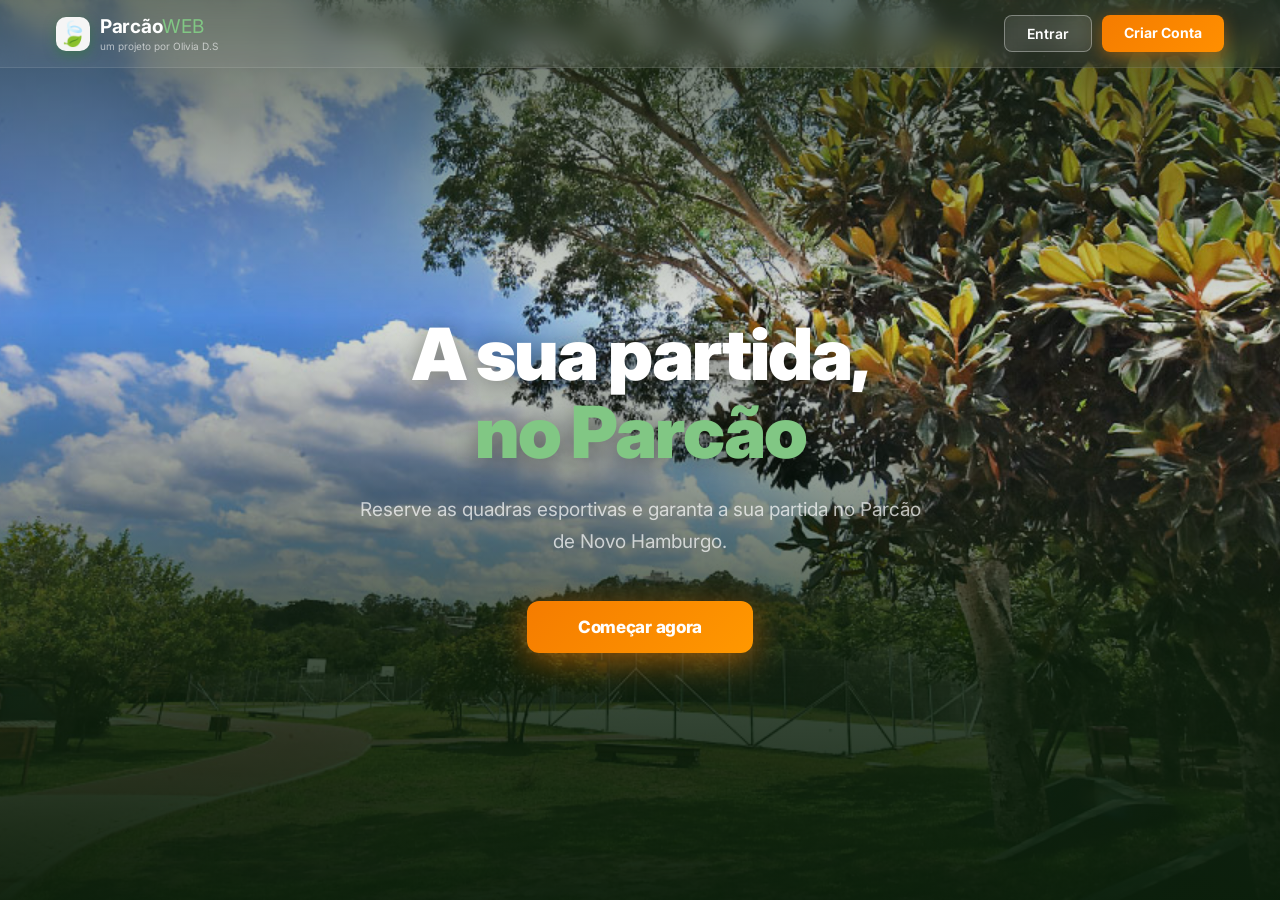
<file: index.html>
<!DOCTYPE html>
<html lang="pt-BR">
<head>
  <meta charset="UTF-8">
  <meta name="viewport" content="width=device-width, initial-scale=1.0">
  <title>Parcão WEB - Reserve Quadras Esportivas</title>
  <link rel="stylesheet" href="style.css">
</head>
<body>
  <div class="landing">
    <!-- background style --> 
    <div class="land-bg" style="background-image: url('images/header_img.jpg');"></div>
    <div class="land-overlay"></div>
    
    <!-- landing content -->
    <div class="land-content">
      <!-- nav bar -->
      <nav class="land-nav">
        <div class="logo-row">
          <div class="logo-box">
            <span style="font-size: 24px;">🍃</span>          
          </div>
          <div style="display: flex; flex-direction: column;">
            <span class="logo-txt"> Parcão<span class="logo-sub">WEB </span></span>
            <span style="font-size: 10px; color: rgba(255,255,255,0.6); margin-top: 2px;">um projeto por Olivia D.S</span>
          </div>
        </div>
        <div class="land-nav-btns">
          <a href="login.html" class="button-ghost">Entrar</a>
          <a href="login.html?tab=register" class="button-orange">Criar Conta</a>
        </div>
      </nav>

      <section class="land-body">
        <h1 class="land-h1">A sua partida,<br><span class="land-h1-green">no Parcão</span></h1>
        <p class="land-desc">Reserve as quadras esportivas e garanta a sua partida no Parcão de Novo Hamburgo.</p>
          <a href="login.html?tab=register" class="button-orange-lg">Começar agora</a>
      </section>
    </div>
  </div>
</body>
</html>
</file>
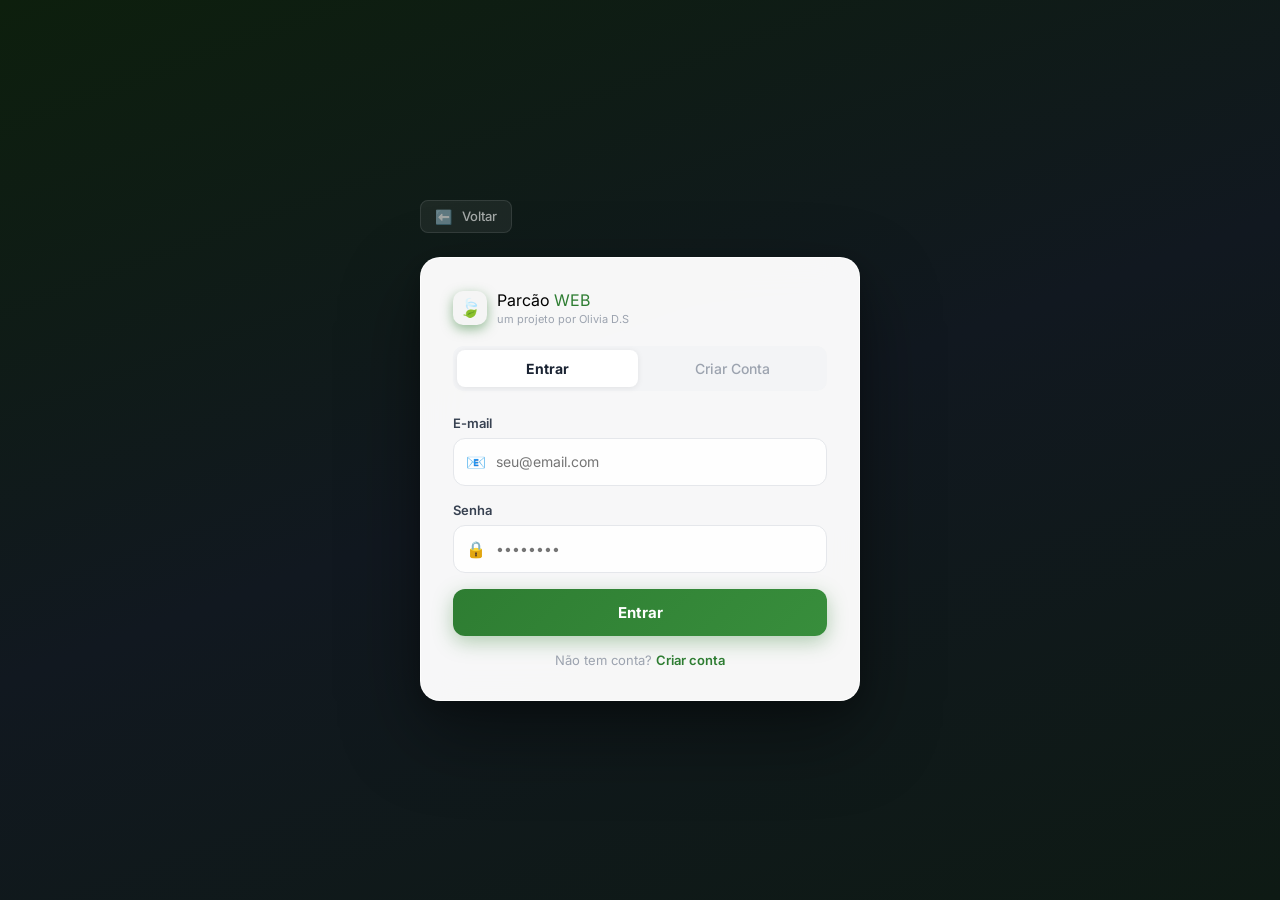
<file: dashboard.html>
<!DOCTYPE html>
<html lang="pt-BR">
<head>
  <meta charset="UTF-8">
  <meta name="viewport" content="width=device-width, initial-scale=1.0">
  <title>Parcão WEB - Quadras</title>
  <link rel="stylesheet" href="style.css">
  <script src="script.js"></script>

</head>
<body>
  <div class="container-wrap">
    
    <!-- SIDEBAR -->
    <aside class="sidebar">
      <div class="sidebar-logo">
        <div class="logo-box">
          <span style="font-size: 18px;">🍃</span>
        </div>
        <div style="display: flex; flex-direction: column;">
          <span class="logo-txt">Parcão <span class="logo-sub">WEB</span></span>
          <span style="font-size: 10px; color: rgba(255,255,255,.45); margin-top: 2px;">um projeto por Olivia D.S</span>
        </div>
      </div>
      
      <div class="sidebar-user">
        <div class="sidebar-user-avatar" id="user-avatar"></div>
        <div>
          <div class="sidebar-user-name" id="user-fullname">Carregando...</div>
          <div class="sidebar-profile">Ver perfil</div>
        </div>
      </div>
      
      <nav class="sidebar-nav">
        <div class="sidebar-nav-label">Menu</div>
        <a href="dashboard.html" class="sidebar-page active">
          <span style="font-size: 20px;">🏟️</span>
          <span>Quadras</span>
        </a>
        <a href="minhas-reservas.html" class="sidebar-page">
          <span style="font-size: 20px;">📅</span>
          <span>Minhas Reservas</span>
        </a>
      </nav>
      
      <div class="sidebar-bottom">
        <button class="sidebar-logout" onclick="logout()">
          <span style="font-size: 18px;">🚪</span>
          <span>Sair</span>
        </button>
      </div>
    </aside>

    <!-- Mobile -->
    <div class="main">
      <header class="main-topbar">
        <div class="main-logo">
            <span style="font-size: 14px;">🍃</span>
          <div style="display: flex; flex-direction: column;">
            <span class="main-logo-txt">Parcão <span style="color:#2E7D32">WEB</span></span>
            <span style="font-size: 9px; color: #9CA3AF; margin-top: 1px;">um projeto por Olivia D.S</span>
          </div>
        </div>
      </header>

      <main class="page-wrap">
        <div class="dash">
          <div class="page-header">
            <h1 class="page-title">Olá, <span id="users-name">Jogador</span>! 👋</h1>
            <p class="page-subtitle">Veja o estado das quadras agora e faça sua reserva.</p>
          </div>
          <div class="court-grid" id="court-grid"></div> 
        </div>
      </main>

      <nav class="main-nav">
        <a href="dashboard.html" class="main-nav-button active">
          <span style="font-size: 20px;">🏟️</span>
          <span>Quadras</span>
        </a>
        <a href="minhas-reservas.html" class="main-nav-button">
          <span style="font-size: 20px;">📅</span>
          <span>Minhas Reservas</span>
        </a>
        <button onclick="logout()" class="main-nav-button">
          <span style="font-size: 20px;">🚪</span>
          <span>Sair</span>
        </button>
      </nav>
    </div>
  </div>

</body>
</html>
</file>
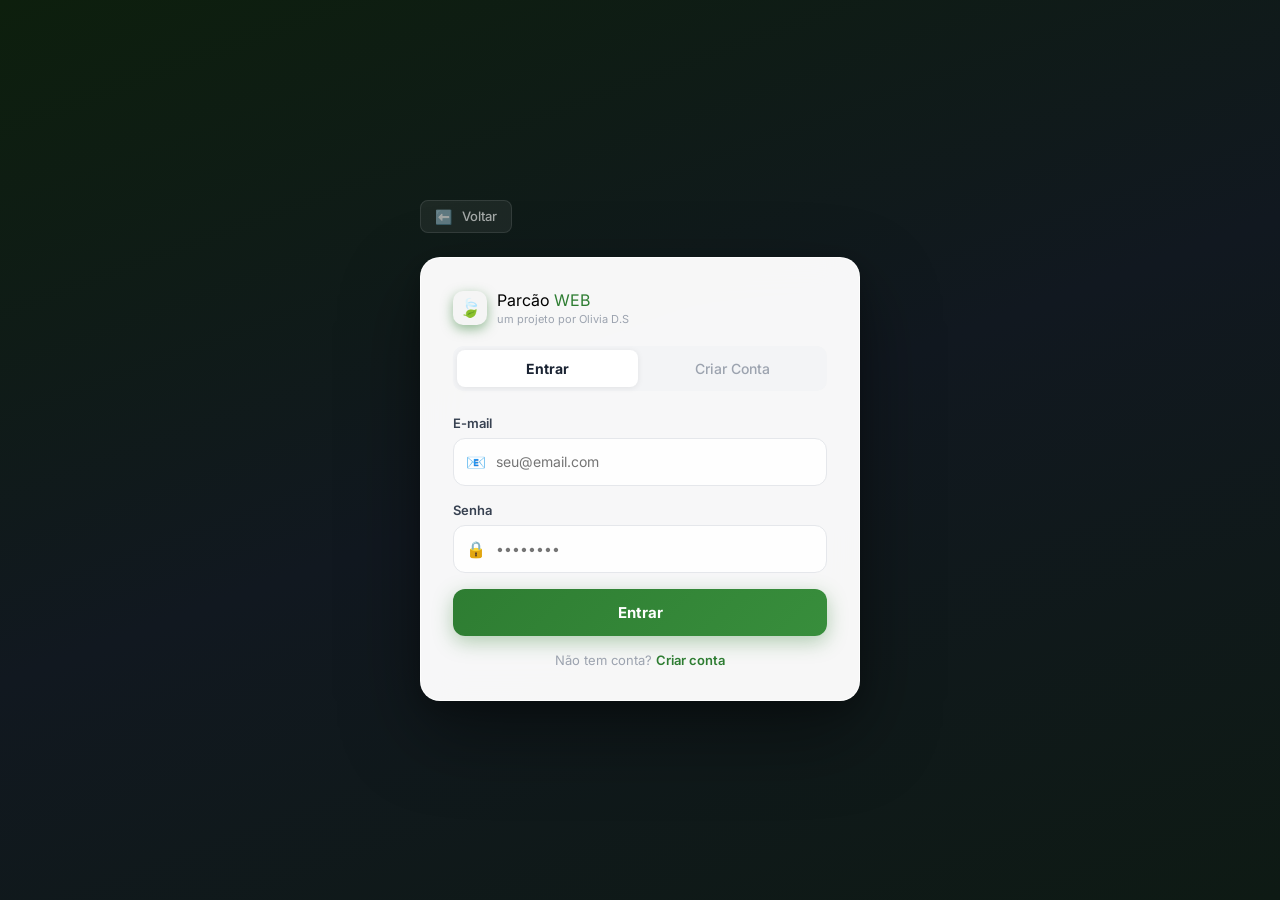
<file: login.html>
<!DOCTYPE html>
<html lang="pt-BR">
<head>
  <meta charset="UTF-8">
  <meta name="viewport" content="width=device-width, initial-scale=1.0">
  <title>Parcão WEB - Acesso</title>
  <link rel="stylesheet" href="style.css">
  <script src="script.js"></script>

</head>
<body>
  <div class="login-page">
    
    <div class="login-page-box">
      <a href="index.html" class="button-back">
        <span style="font-size: 14px; margin-right: 4px;">⬅️</span> Voltar
      </a>
      
      <div class="login-page-card">
        <div class="login-page-header">
          <div class="logo-row" style="margin-bottom:20px">
            <div class="logo-box">
              <span style="font-size: 18px;">🍃</span>
            </div>
            <div style="display: flex; flex-direction: column;">
              <span>Parcão <span style="color:#2E7D32;font-weight:400">WEB</span></span>
              <span style="font-size: 11px; color: #9CA3AF; margin-top: 2px;">um projeto por Olivia D.S</span>
            </div>
          </div>
          
          <div class="login-page-header-log">
            <button type="button" class="login-page-header-button" id="tab-login-button">Entrar</button>
            <button type="button" class="login-page-header-button" id="tab-register-button">Criar Conta</button>
          </div>
        </div>
        
        <div class="login-page-body">
          <form id="form-login">
            <div class="login-page-container">
              <label>E-mail</label>
              <div class="login-page-input-wrapper">
                <span style="position: absolute; left: 13px; pointer-events: none; font-size: 16px;">📧</span>
                <input type="email" id="login-email" placeholder="seu@email.com" required/>
              </div>
            </div>
            <div class="login-page-container">
              <label>Senha</label>
              <div class="login-page-input-wrapper">
                <span style="position: absolute; left: 13px; pointer-events: none; font-size: 16px;">🔒</span>
                <input type="password" id="login-password" placeholder="••••••••" required/>
              </div>
            </div>
            <button type="submit" class="green-button" id="li-submit">Entrar</button>
            <p class="login-page-card-footer">Não tem conta? <a href="login.html?tab=register" class="button-link">Criar conta</a></p>
          </form>

          <form id="form-register" style="display:none;">
            <div class="login-page-container">
              <label>Nome completo</label>
              <div class="login-page-input-wrapper">
                <span style="position: absolute; left: 13px; pointer-events: none; font-size: 16px;">👤</span>
                <input type="text" id="register-name" placeholder="Felipe Schneider" required/>
              </div>
            </div>
            <div class="login-page-container">
              <label>E-mail</label>
              <div class="login-page-input-wrapper">
                <span style="position: absolute; left: 13px; pointer-events: none; font-size: 16px;">📧</span>
                <input type="email" id="register-email" placeholder="seu@email.com" required/>
              </div>
            </div>
            <div class="login-page-container">
              <label>Senha</label>
              <div class="login-page-input-wrapper">
                <span style="position: absolute; left: 13px; pointer-events: none; font-size: 16px;">🔒</span>
                <input type="password" id="register-password" placeholder="Mínimo 6 caracteres" required/>
              </div>
            </div>
            <button type="submit" class="button-orange-full" id="rg-submit">Criar Conta</button>
            <p class="login-page-card-footer">Já tem conta? <a href="login.html" class="button-link">Entrar</a></p>
          </form>
        </div>
      </div>
    </div>
  </div>
</body>
</html>
</file>
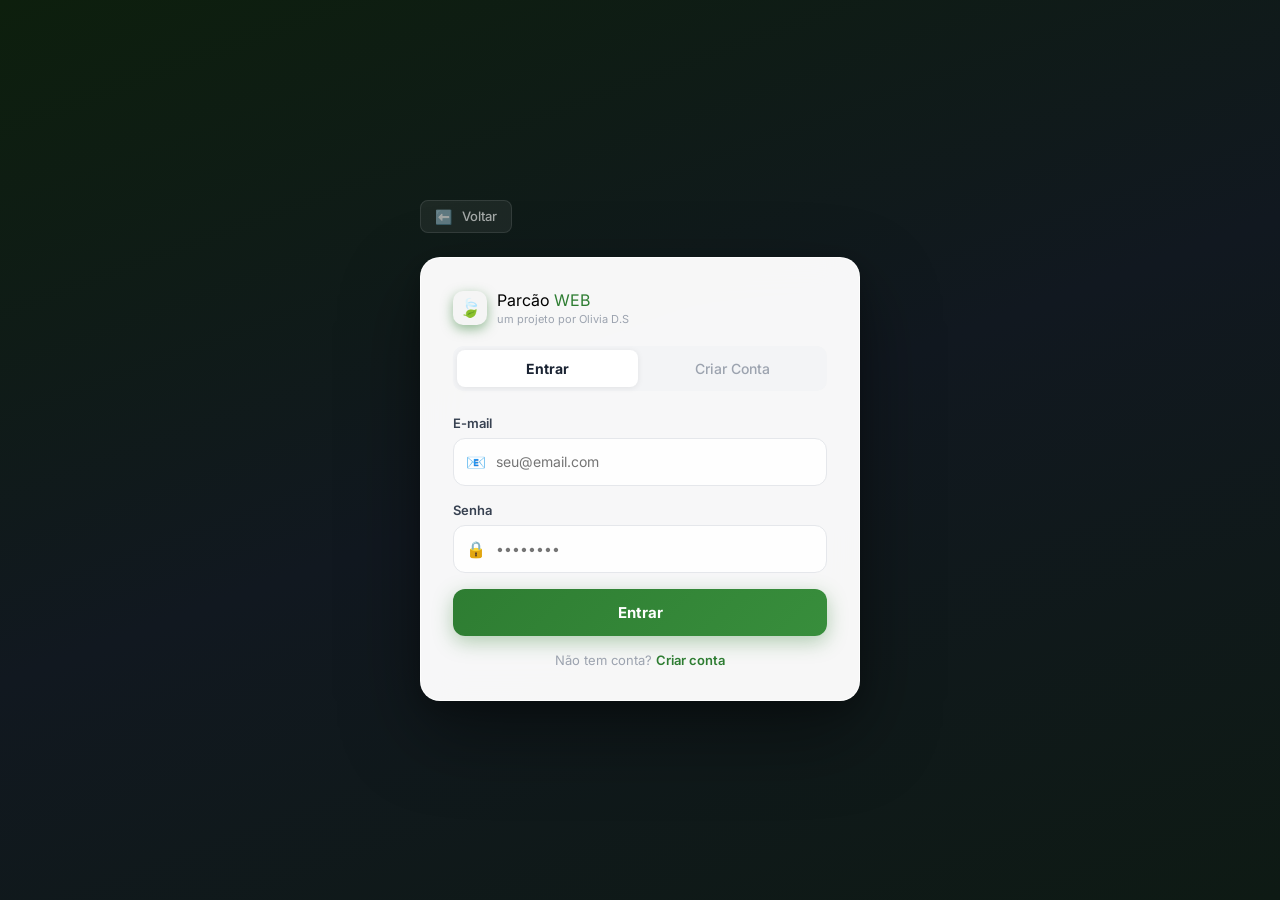
<file: minhas-reservas.html>
<!DOCTYPE html>
<html lang="pt-BR">
<head>
  <meta charset="UTF-8">
  <meta name="viewport" content="width=device-width, initial-scale=1.0">
  <title>Parcão WEB - Minhas Reservas</title>
  <link rel="stylesheet" href="style.css">
  <script src="script.js"></script>

</head>
<body>
  <div class="container-wrap">
    
    <aside class="sidebar">
      <div class="sidebar-logo">
        <div class="logo-box">
          <span style="font-size: 18px;">🍃</span>
        </div>
        <div style="display: flex; flex-direction: column;">
          <span class="logo-txt">Parcão <span class="logo-sub">WEB</span></span>
          <span style="font-size: 10px; color: rgba(255,255,255,.45); margin-top: 2px;">um projeto por Olivia D.S</span>
        </div>
      </div>
      
      <div class="sidebar-user">
        <div class="sidebar-user-avatar" id="user-avatar"></div>
        <div>
          <div class="sidebar-user-name" id="user-fullname">Carregando...</div>
          <div class="sidebar-profile">Ver perfil</div>
        </div>
      </div>
      
      <nav class="sidebar-nav">
        <div class="sidebar-nav-label">Menu</div>
        <a href="dashboard.html" class="sidebar-page">
          <span style="font-size: 20px;">🏟️</span>
          <span>Quadras</span>
        </a>
        <a href="minhas-reservas.html" class="sidebar-page active">
          <span style="font-size: 20px;">📅</span>
          <span>Minhas Reservas</span>
        </a>
      </nav>
      
      <div class="sidebar-bottom">
        <button class="sidebar-logout" onclick="logout()">
          <span style="font-size: 18px;">🚪</span>
          <span>Sair</span>
        </button>
      </div>
    </aside>

    <div class="main">
      <header class="main-topbar">
        <div class="main-logo">
          <div class="logo-box-sm">
            <span style="font-size: 14px;">🍃</span>
          </div>
          <div style="display: flex; flex-direction: column;">
            <span class="main-logo-txt">Parcão <span style="color:#2E7D32">WEB</span></span>
            <span style="font-size: 9px; color: #9CA3AF; margin-top: 1px;">um projeto por Olivia D.S</span>
          </div>
        </div>
      </header>

      <main class="page-wrap"> 
        <div class="myreservation-page">
          <div class="page-header">
            <h1 class="page-title">Minhas Reservas</h1>
            <p class="page-subtitle">Gerencie suas reservas ativas e veja seu histórico no Parcão.</p>
          </div>
          <div id="lista-reservas" class="myreservation-container"></div>
        </div>
      </main>

      <nav class="main-nav">
        <a href="dashboard.html" class="main-nav-button">
          <span style="font-size: 20px;">🏟️</span>
          <span>Quadras</span>
        </a>
        <a href="minhas-reservas.html" class="main-nav-button active">
          <span style="font-size: 20px;">📅</span>
          <span>Minhas Reservas</span>
        </a>
        <button onclick="logout()" class="main-nav-button">
          <span style="font-size: 20px;">🚪</span>
          <span>Sair</span>
        </button>
      </nav>
    </div>
  </div>


</body>
</html>
</file>
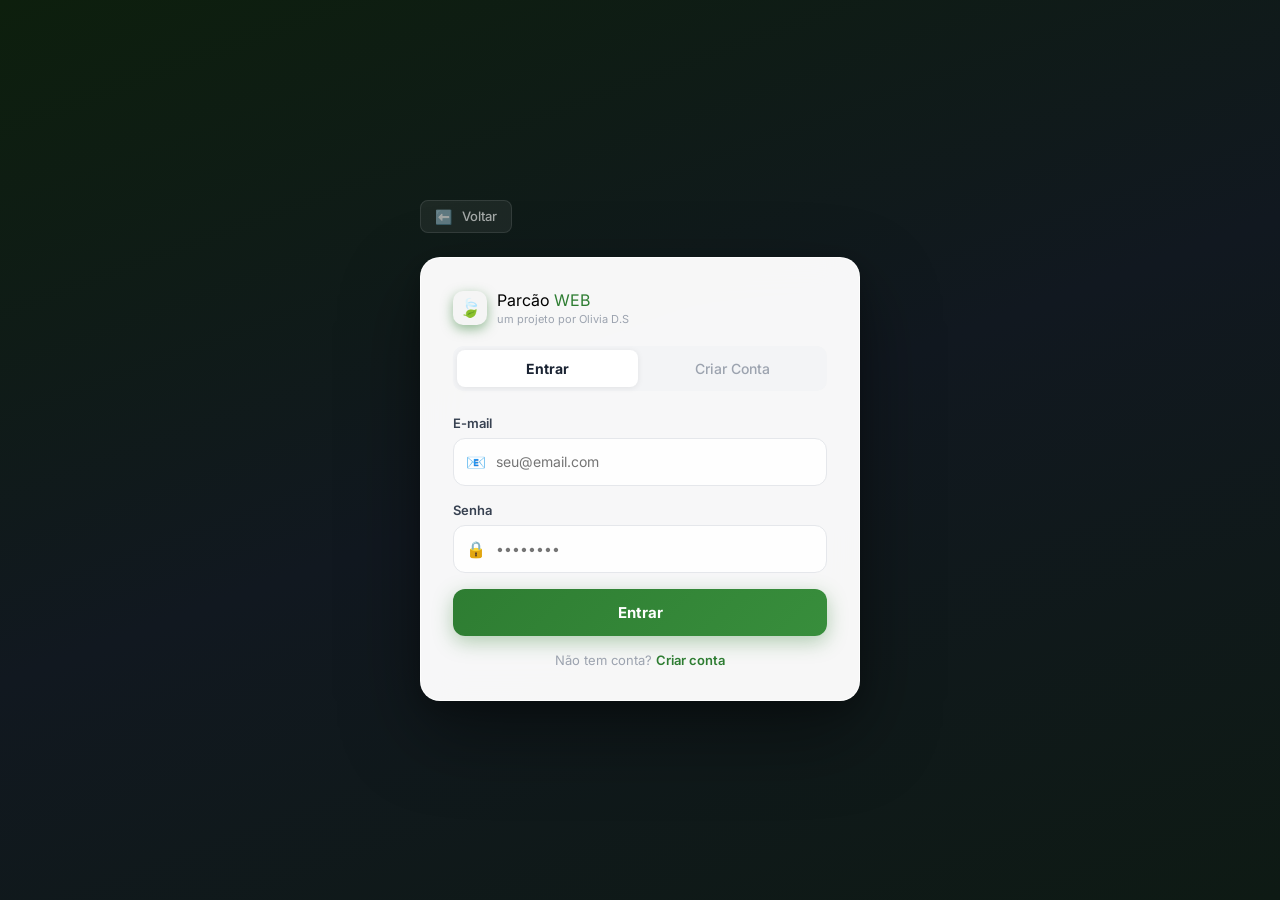
<file: reserva.html>
<!DOCTYPE html>
<html lang="pt-BR">
<head>
  <meta charset="UTF-8">
  <meta name="viewport" content="width=device-width, initial-scale=1.0">
  <title>Parcão WEB - Reservar Quadra</title>
  <link rel="stylesheet" href="style.css">
  <script src="script.js"></script> 
</head>
<body style="background: #F4F6F8;">
  
  <div class="reservation-page">
    <a href="dashboard.html" class="button-back-dark">
      <span style="font-size: 14px; margin-right: 4px;">⬅️</span> Voltar
    </a>
    
    <h1 class="page-title">Reservar <span id="nome-quadra-reserva" style="color: #2E7D32;">Quadra</span></h1>
    <p class="page-subtitle">Preencha os detalhes abaixo para garantir o seu horário no Parcão.</p>
    
    <form id="form-reserve" style="margin-top: 24px;">

      <div class="reservation-form-container">
        <div class="reservation-title">
          <div class="reservation-icon" style="background:rgba(46,125,50,.1)">
            <span style="font-size: 15px;">🕒</span>
          </div>
          Duração da reserva
        </div>
        <div class="reservation-duration-grid" id="reservation-duration-grid">
          <button type="button" class="reservation-duration-button" data-val="0.5">30 min</button>
          <button type="button" class="reservation-duration-button on" data-val="1">1 hora</button>
          <button type="button" class="reservation-duration-button" data-val="1.5">1h 30min</button>
          <button type="button" class="reservation-duration-button" data-val="2">2 horas</button>
        </div>
        <input type="hidden" id="reserv-duration" value="1">
      </div>
      <div class="reservation-form-container">
        <div class="reservation-title">
          <div class="reservation-icon" style="background:rgba(21,101,192,.1)">
            <span style="font-size: 15px;">👥</span>
          </div>
          Jogadores
        </div>
        <div class="reservation-toggle-row">
          <div class="reservation-toggle-row-info"><span style="font-size:22px">⚽</span>
            <div><div class="reservation-toggle-label">Tenho bola</div><div class="reservation-toggle-subtitle">Você leva a bola para a partida</div></div>
          </div>
          <div class="reservation-toggle" id="reservation-toggle-bola"><div class="reservation-toggle-k"></div></div>
          <input type="checkbox" id="reserv-ball" style="display:none;" />
        </div>
        <div class="reservation-toggle-row">
          <div class="reservation-toggle-row-info">
            <div><div class="reservation-toggle-label">Pessoas comigo</div><div class="reservation-toggle-subtitle">Além de você — total: <span id="total-pessoas">1 pessoa</span></div></div>
          </div>
          <div class="reservation-stepper">
            <button type="button" class="reservation-stepper-button" id="button-players-dec">
              <span style="font-size: 14px;">➖</span>
            </button>
            <span class="reservation-stepper-value" id="val-pessoas">0</span>
            <button type="button" class="reservation-stepper-button" id="button-players-inc">
              <span style="font-size: 16px;">➕</span>
            </button>
            <input type="hidden" id="reserv-people" value="0">
          </div>
        </div>
      </div>

      <div class="reservation-form-container">
        <div class="reservation-toggle-row" id="reservation-toggle-row-more" style="margin-bottom: 0;">
          <div class="reservation-toggle-row-info">
            <div class="reservation-icon" style="background:#FFF3E0">
              <span style="font-size: 15px;">👥</span>
            </div>
            <div><div class="reservation-toggle-label">Aceitar mais jogadores?</div><div class="reservation-toggle-subtitle">Permitir que outros entrem na partida</div></div>
          </div>
          <div class="reservation-toggle" id="reservation-toggle-more"><div class="reservation-toggle-k"></div></div>
          <input type="checkbox" id="reserv-more" style="display:none;" />
        </div>
        <div class="reservation-toggle-more" id="more-sec" style="display: none;">
          <div class="reservation-toggle-row" style="background:#FFF8F0;border:1.5px solid #FDE68A">
            <div><div class="reservation-toggle-label" style="color:#92400E">Máximo de jogadores</div><div class="reservation-toggle-subtitle" style="color:#D97706">Incluindo você e seu grupo</div></div>
            <div class="reservation-stepper">
              <button type="button" class="reservation-stepper-button" id="button-maxpeople-dec"><span style="font-size: 14px;">➖</span></button>
              <span class="reservation-stepper-value" id="val-max-pessoas">5</span>
              <button type="button" class="reservation-stepper-button" id="button-maxpeople-inc"><span style="font-size: 16px;">➕</span></button>
              <input type="hidden" id="reserv-max-people" value="5">
            </div>
          </div>
          <div class="login-page-container" style="margin-top: 12px;">
            <label class="reservation-message-label">
              <span style="font-size: 14px; margin-right: 4px;">💬</span> Mensagem <span style="color:#9CA3AF;font-weight:400">(opcional)</span>
            </label>
            <textarea id="reserv-invite-text" class="reservation-message-textarea" placeholder="Ex: Vem jogar! Nível iniciante, todos bem-vindos 🏀" maxlength="200"></textarea>
            <div class="reservation-message-textarea-container" id="reservation-message-textarea-container">0/200</div>
          </div>
          <label class="reservation-mail-label" id="reservation-mail-label">
            <input type="checkbox" id="reserv-mail" />
            <div class="reservation-mail-content">
              <div class="reservation-mail-title"><span style="font-size: 16px; margin-right: 4px;">📱</span> Notificar via E-mail</div>
              <p>Outros usuários receberão uma notificação sobre esta vaga.</p>
            </div>
          </label>
        </div>
      </div>

      <button type="submit" class="green-button button-lg" id="res-submit" style="margin-top: 24px;">
        Confirmar Reserva ✓
      </button>
    </form>
  </div>


</body>
</html>
</file>
<file: style.css>
@import url('https://fonts.googleapis.com/css2?family=Inter:wght@300;400;500;600;700;800;900&display=swap');

/* reload reset */
*, *::before, *::after { 
    box-sizing: border-box; 
    margin: 0; 
    padding: 0; 
}
html, body, #parcao-root { 
    min-height: 100%; 
    font-family: 'Inter', sans-serif; 
}
body { 
    background: #F4F6F8; 
}
button { 
    cursor: pointer; 
    font-family: inherit; 
}
input, textarea, select { 
    font-family: inherit; 
}
img { 
    display: block; 
}
a { 
    text-decoration: none; 
    color: inherit; 
}

/* GENERAL LOGO */

.logo-row { 
    display: flex; 
    align-items: center; 
    gap: 10px; 
}

.logo-box { 
    width: 34px; 
    height: 34px; 
    border-radius: 10px; 
    background: whitesmoke;
    display: flex; 
    align-items: center; 
    justify-content: center; 
    box-shadow: 0 4px 12px rgba(46,125,50,.5); 
    flex-shrink: 0; 
}

.logo-txt { 
    color: #fff; 
    font-size: 19px; 
    font-weight: 700; 
    letter-spacing: -.3px; 
}

.logo-sub { 
    color: #81C784; 
    font-weight: 400; 
}



/* ICONS */ 

.icon {
    display: inline-block;
    background-color: currentColor; 
    -webkit-mask-size: contain; 
    mask-size: contain;
    -webkit-mask-repeat: no-repeat; 
    mask-repeat: no-repeat;
    -webkit-mask-position: center; 
    mask-position: center;
    flex-shrink: 0;
}

.main-icon {
    display: inline-block;
    background-size: contain;
    background-repeat: no-repeat;
    background-position: center;
    flex-shrink: 0;
}

.icon-14 { 
    width: 14px; 
    height: 14px; 
}
.icon-15 { 
    width: 15px; 
    height: 15px; 
}
.icon-16 { 
    width: 16px; 
    height: 16px; 
}
.icon-18 { 
    width: 18px; 
    height: 18px; 
}
.icon-20 { 
    width: 20px; 
    height: 20px; 
}
.icon-24 { 
    width: 24px; 
    height: 24px; 
}
.icon-32 { 
    width: 32px; 
    height: 32px; 
}



/* BOTÕES  */
.button-ghost { 
    padding: 9px 22px; 
    border-radius: 8px; 
    border: 1.5px solid rgba(255,255,255,.35); 
    background: rgba(255,255,255,.08); 
    color: #fff; 
    font-size: 14px; 
    font-weight: 600; 
    backdrop-filter: blur(8px); 
    transition: all 0.2s; 
}
.button-ghost:hover { 
    background: rgba(255,255,255,.18); 
}
.button-orange { 
    padding: 9px 22px; 
    border-radius: 8px; 
    border: none; 
    background: linear-gradient(135deg, #F57C00, #FF8F00); 
    color: #fff; 
    font-size: 14px; 
    font-weight: 700; 
    box-shadow: 0 4px 16px rgba(245,124,0,.45); 
    transition: transform 0.2s; 
}
.button-orange:hover { 
    transform: translateY(-1px); 
}
.button-orange-lg { 
    display: inline-flex; 
    align-items: center; 
    justify-content: center; 
    gap: 8px; 
    padding: 16px clamp(28px, 4vw, 52px); 
    border-radius: 12px; 
    border: none; 
    background: linear-gradient(135deg, #F57C00, #FF9800); 
    color: #fff; 
    font-size: 17px; 
    font-weight: 800; 
    letter-spacing: -.3px; 
    box-shadow: 0 8px 32px rgba(245,124,0,.55); 
    transition: transform 0.2s; 
}
.button-orange-lg:hover { 
    transform: translateY(-2px); 
}
.button-ghost-lg { 
    display: inline-flex; 
    align-items: center; 
    justify-content: center; 
    padding: 16px clamp(28px, 4vw, 52px); 
    border-radius: 12px; 
    border: 1.5px solid rgba(255,255,255,.35); 
    background: rgba(255,255,255,.08); 
    color: #fff; 
    font-size: 17px; 
    font-weight: 700; 
    letter-spacing: -.3px; 
    backdrop-filter: blur(12px); 
    transition: all 0.2s; 
}
.button-ghost-lg:hover { 
    background: rgba(255,255,255,.18); 
}
.green-button { 
    width: 100%; 
    padding: 14px; 
    border-radius: 12px; 
    border: none; 
    background: linear-gradient(135deg, #2E7D32, #388E3C); 
    color: #fff; 
    font-size: 15px; 
    font-weight: 700; 
    display: inline-flex; 
    align-items: center; 
    justify-content: center; 
    gap: 7px; 
    box-shadow: 0 6px 20px rgba(46,125,50,.35); 
    transition: transform .15s, box-shadow .15s; 
}
.green-button:hover { 
    transform: translateY(-1px); 
    box-shadow: 0 8px 24px rgba(46,125,50,.45); 
}
.green-button.button-lg { 
    font-size: 16px; 
    padding: 16px; 
}
.button-orange-full { 
    width: 100%; 
    padding: 14px; 
    border-radius: 12px; 
    border: none; 
    background: linear-gradient(135deg, #F57C00, #FF9800); 
    color: #fff; 
    font-size: 15px; 
    font-weight: 700; 
    box-shadow: 0 6px 20px rgba(245,124,0,.35); 
    cursor: pointer; 
    transition: transform 0.2s; 
    display: inline-flex; 
    align-items: center; 
    justify-content: center; 
}
.button-orange-full:hover { 
    transform: translateY(-1px); 
}
.button-cancel { 
    width: 100%; 
    padding: 10px; 
    border-radius: 10px; 
    border: 1.5px solid #FECACA; 
    background: rgba(239,68,68,.05); 
    color: #DC2626; 
    font-size: 13px; 
    font-weight: 700; 
    display: inline-flex; 
    align-items: center; 
    justify-content: center; 
    gap: 7px; 
    transition: background 0.2s; 
}
.button-cancel:hover { 
    background: rgba(239,68,68,.10); 
}
.button-back { 
    display: inline-flex; 
    align-items: center; 
    gap: 6px; 
    background: rgba(255,255,255,.06); 
    border: 1px solid rgba(255,255,255,.1); 
    border-radius: 8px; 
    padding: 7px 14px; 
    color: rgba(255,255,255,.6); 
    font-size: 13px; 
    font-weight: 500; 
    margin-bottom: 24px; 
    transition: background 0.2s; 
}
.button-back:hover { 
    background: rgba(255,255,255,.15); 
}
.button-back-dark { 
    display: inline-flex; 
    align-items: center; 
    gap: 6px; 
    background: transparent; 
    border: 1.5px solid #E5E7EB; 
    border-radius: 8px; 
    padding: 7px 14px; 
    color: #6B7280; 
    font-size: 13px; 
    font-weight: 600; 
    margin-bottom: 16px; 
    transition: background 0.2s; 
}
.button-back-dark:hover { 
    background: #E5E7EB; 
}
.button-link { 
    background: none; 
    border: none; 
    color: #2E7D32; 
    font-weight: 600; 
    font-size: 13px; 
    padding: 0; 
    cursor: pointer; 
}

/* ############################################# */
/* LANDING PAGE (INDEX.HTML) */

.landing { 
    position: relative; 
    min-height: 100vh; 
    display: flex; 
    flex-direction: column; 
    overflow: hidden; 
}

/* background image */
.land-bg { 
    position: fixed; 
    inset: 0; 
    background-size: cover; 
    background-position: center 30%; 
    z-index: 0; 
}

/* outer shadow */
.land-overlay { 
    position: fixed; 
    inset: 0; 
    background: linear-gradient(180deg, rgba(10,30,10,.65) 0%, rgba(10,30,10,.15) 35%, rgba(10,30,10,.8) 75%, rgba(10,30,10,.96) 100%); 
    z-index: 1; 
}

.land-content { 
    position: relative; 
    z-index: 2; 
    min-height: 100vh; 
    display: flex; 
    flex-direction: column; 
}

.land-nav { 
    height: 68px; 
    display: flex; 
    align-items: center; 
    justify-content: space-between; 
    padding: 0 clamp(20px, 5vw, 56px); 
    background: rgba(255,255,255,.06); 
    backdrop-filter: blur(12px); 
    border-bottom: 1px solid rgba(255,255,255,.10); 
}

.land-nav-btns { 
    display: flex; 
    gap: 10px; 
}

.land-body { 
    flex: 1; 
    display: flex; 
    flex-direction: column; 
    align-items: center; 
    justify-content: center; 
    text-align: center; 
    padding: 60px clamp(20px, 8vw, 120px); 
}

.land-h1 { 
    color: #fff; 
    font-size: clamp(36px, 7vw, 72px); 
    font-weight: 900; 
    line-height: 1.08; 
    letter-spacing: -2px; 
    margin-bottom: 24px; 
    text-shadow: 0 4px 24px rgba(0,0,0,.4); 
}

.land-h1-green { 
    color: #81C784; 
    background-color: transparent; 
}

/* descrição */
.land-desc { 
    color: rgba(255,255,255,.70); 
    font-size: clamp(16px, 2vw, 19px); 
    line-height: 1.65; 
    margin-bottom: 44px; 
    max-width: 580px; 
}

/* LOGIN.HTML */
.login-page { 
    min-height: 100vh; 
    background: linear-gradient(160deg, #0D1F0D 0%, #111820 50%, #0E1A14 100%); 
    display: flex; 
    align-items: center; 
    justify-content: center; 
    padding: 24px 16px; 
    position: relative; 
    overflow: hidden; 
}
.login-page-box { 
    width: 100%; 
    max-width: 440px; 
    position: relative; 
}
.login-page-card { 
    background: rgba(255,255,255,.97); 
    backdrop-filter: blur(20px); 
    border-radius: 20px; 
    border: 1px solid rgba(255,255,255,.9); 
    box-shadow: 0 32px 80px rgba(0,0,0,.4), 0 8px 24px rgba(0,0,0,.2); 
    overflow: hidden; 
}
.login-page-header { 
    padding: 32px 32px 0; 
} 
.login-page-header-log { 
    display: flex; 
    background: #F3F4F6; 
    border-radius: 10px; 
    padding: 4px; 
    gap: 4px; 
    margin-bottom: 0; 
}
.login-page-header-button { 
    flex: 1; 
    padding: 10px; 
    border-radius: 8px; 
    border: none; 
    background: transparent; 
    color: #9CA3AF; 
    font-size: 14px; 
    font-weight: 500; 
    text-align: center; 
    transition: all .2s; 
}
.login-page-header-button.on { 
    background: #fff; 
    color: #1A2332; 
    font-weight: 700; 
    box-shadow: 0 1px 6px rgba(0,0,0,.08); 
}
.login-page-body { 
    padding: 24px 32px 32px; 
}
.login-page-container { 
    margin-bottom: 16px; 
}
.login-page-container label { 
    display: block; 
    font-size: 13px; 
    font-weight: 600; 
    color: #374151; 
    margin-bottom: 7px; 
}
.login-page-input-wrapper { 
    position: relative; 
    display: flex; 
    align-items: center; 
} 
.login-page-input-wrapper > .icon, .login-page-input-wrapper > svg { 
    position: absolute; 
    left: 13px; 
    pointer-events: none; 
}
.login-page-input-wrapper input { 
    width: 100%; 
    height: 48px; 
    border-radius: 12px; 
    border: 1.5px solid #E5E7EB; 
    background: rgba(255,255,255,.85); 
    padding: 0 42px; 
    font-size: 14px; 
    color: #1A2332; 
    outline: none; 
    transition: all .2s; 
}
.login-page-input-wrapper input:focus { 
    border-color: #2E7D32; 
    box-shadow: 0 0 0 3px rgba(46,125,50,.12); 
}
.login-page-card-footer { 
    text-align: center; 
    margin-top: 16px; 
    font-size: 13px; 
    color: #9CA3AF; 
} 

/* GENERAL SIDEBAR */

.container-wrap { 
    display: flex; 
    min-height: 100vh; 
    background: #F4F6F8; 
}

.sidebar { 
    width: 240px; 
    background: linear-gradient(180deg, #1B4332 0%, #14302A 100%); 
    display: flex; 
    flex-direction: column; 
    flex-shrink: 0; 
    position: sticky; 
    top: 0; 
    height: 100vh; 
}

.sidebar-logo { 
    display: flex; 
    align-items: center; 
    gap: 10px; 
    padding: 28px 24px 20px; 
    border-bottom: 1px solid rgba(255,255,255,.07); 
}

.sidebar-user { 
    margin: 16px; 
    background: rgba(255,255,255,.06); 
    border: 1px solid rgba(255,255,255,.08);
    border-radius: 12px; 
    padding: 12px 14px; 
    display: flex; 
    align-items: center; 
    gap: 10px; 
}

.sidebar-user-avatar { 
    width: 36px; 
    height: 36px; 
    border-radius: 50%; 
    background: linear-gradient(135deg, #2E7D32, #66BB6A); 
    display: flex; 
    align-items: center; 
    justify-content: center; 
    font-weight: 700; 
    font-size: 15px; 
    color: #fff; 
    flex-shrink: 0; 
}

.sidebar-user-name { 
    color: #fff; 
    font-size: 13px; 
    font-weight: 600; 
    overflow: hidden; 
    text-overflow: ellipsis; 
    white-space: nowrap; 
}

.sidebar-profile { 
    color: rgba(255,255,255,.45); 
    font-size: 11px; 
}

.sidebar-nav { 
    padding: 8px 12px; 
    flex: 1; 
}

.sidebar-nav-label { 
    font-size: 10px; 
    font-weight: 700; 
    color: rgba(255,255,255,.3); 
    letter-spacing: .8px; 
    text-transform: uppercase; 
    padding: 8px 10px 6px; 
}

.sidebar-page { 
    display: flex; 
    align-items: center; 
    gap: 10px; 
    padding: 11px 10px; 
    border-radius: 10px; 
    border: 1px solid transparent; 
    background: transparent; 
    width: 100%; 
    text-align: left; 
    color: rgba(255,255,255,.55); 
    font-size: 13px; 
    font-weight: 400; 
    transition: all .15s; 
}

.sidebar-page.active { 
    background: rgba(102,187,106,.14); 
    border-color: rgba(102,187,106,.2); 
    color: #fff; 
    font-weight: 600; 
}
.sidebar-bottom { 
    padding: 0 12px 20px; 
}
.sidebar-logout { 
    display: flex; 
    align-items: center; 
    gap: 10px; 
    padding: 11px 14px; 
    border-radius: 10px; 
    border: 1px solid transparent; 
    background: transparent; 
    width: 100%; 
    color: rgba(255,255,255,.35); 
    font-size: 13px; 
}
.sidebar-logout:hover { 
    color: rgba(255,255,255,.6); 
}

.main { 
    flex: 1; 
    display: flex; 
    flex-direction: column; 
    min-height: 100vh; 
    overflow: hidden; 
}
.main-topbar { 
    display: none; 
    height: 58px; 
    background: #fff; 
    border-bottom: 1px solid #E5E7EB; 
    align-items: center; 
    justify-content: space-between; 
    padding: 0 20px; 
    flex-shrink: 0; 
}
.main-logo { 
    display: flex; 
    align-items: center; 
    gap: 8px; 
}
.page-wrap { 
    flex: 1; 
    overflow-y: auto; 
    padding-bottom: 20px; 
} 
.main-nav { 
    display: none; 
    position: fixed; 
    bottom: 0; 
    left: 0; 
    right: 0; 
    height: 64px; 
    background: #fff; 
    border-top: 1px solid #E5E7EB; 
    align-items: center; 
    z-index: 100; 
    justify-content: space-around; 
}
.main-nav-button { 
    flex: 1; 
    display: flex; 
    flex-direction: column; 
    align-items: center; 
    justify-content: center; 
    gap: 3px; 
    border: none; 
    background: transparent; 
    font-size: 10px; 
    color: #9CA3AF; 
    padding: 8px 0; 
}
.main-nav-button.active { 
    color: #2E7D32; 
    font-weight: 600; 
}
.main-nav-button span { 
    font-size: 10px; 
}

@media(max-width: 768px) { 
  .sidebar { 
      display: none!important; 
  } 
  .main-topbar { 
      display: flex!important; 
  } 
  .main-nav { 
      display: flex!important; 
  } 
  .page-wrap { 
      padding-bottom: 80px; 
  } 
}

/* ****************************** */
/* GENERAL HEADINGS */

.page-header { 
    margin-bottom: 24px; 
}
.page-title{ 
    font-size: clamp(22px, 3.5vw, 28px); 
    font-weight: 900; 
    color: #1A2332; 
    letter-spacing: -0.6px; 
    margin-bottom: 6px; 
}

.page-subtitle { 
    color: #6B7280; 
    font-size: 14px; 
}

/* ************************************ */
/* DASHBOARD.HTML */

.dash { 
    padding: clamp(20px, 4vw, 36px); 
    max-width: 1200px; 
    margin: 0 auto; 
}

.court-grid { 
    display: grid; 
    grid-template-columns: repeat(auto-fill, minmax(300px, 1fr)); 
    gap: 24px; 
}

.court-card { 
    background: #fff; 
    border-radius: 20px; 
    overflow: hidden; 
    box-shadow: 0 4px 24px rgba(0,0,0,.07); 
    border: 1px solid #E5E7EB; 
    transition: transform .15s, box-shadow .15s; 
}

.court-card:hover { 
    transform: translateY(-2px); 
    box-shadow: 0 8px 36px rgba(0,0,0,.12); 
}

.court-image { 
    width: 100%; 
    height: 100%; 
    object-fit: cover; 
}

.court-image-wrap { 
    height: 180px; 
    position: relative; 
    overflow: hidden; 
}

.court-image-overlay{ 
    position: absolute; 
    inset: 0; 
    background: linear-gradient(180deg, rgba(0,0,0,.05) 0%, rgba(0,0,0,.55) 100%); 
}

.court-badge { 
    position: absolute; 
    top: 14px; 
    right: 14px; 
    display: inline-flex; 
    align-items: center; 
    gap: 5px; 
    padding: 5px 12px; 
    border-radius: 100px; 
    font-size: 12px; 
    font-weight: 700; 
    color: #fff; 
    backdrop-filter: blur(6px); 
    box-shadow: 0 2px 12px rgba(0,0,0,.25); 
}

.court-badge.free { 
    background: rgba(34,197,94,.92); 
} 

.court-badge.busy { 
    background: rgba(239,68,68,.92); 
}

.court-badge-sport { 
    position: absolute; 
    top: 14px; 
    left: 14px; 
    padding: 4px 10px; 
    border-radius: 100px; 
    background: rgba(0,0,0,.45); 
    backdrop-filter: blur(6px); 
    font-size: 14px; 
    color: #fff;
}

.court-image-info { 
    position: absolute; 
    bottom: 14px; 
    left: 16px; 
    right: 16px; 
}

.court-image-info h3 { 
    color: #fff; 
    font-size: 17px; 
    font-weight: 800; 
    letter-spacing: -.3px; 
    text-shadow: 0 1px 6px rgba(0,0,0,.5); 
}

.court-card-footer { 
    padding: 20px; 
    display: flex; 
    flex-direction: column; 
    gap: 14px; 
}

.free-court-row { 
    display: flex; 
    align-items: center; 
    gap: 10px; 
    padding: 12px 14px; 
    border-radius: 12px; 
    background: rgba(34,197,94,.06); 
    border: 1px solid rgba(34,197,94,.15); 
}

.free-court-heading { 
    font-size: 14px; 
    font-weight: 700; 
    color: #15803D; 
} 

.free-court-subheading { 
    font-size: 12px; 
    color: #24c961; 
} 

.booked-court-row { 
    display: flex; 
    align-items: center; 
    justify-content: space-between; 
    margin-bottom:12px;
}

.booked-court-info { 
    display: flex; 
    align-items: center; 
    gap: 8px; 
}

.booked-court-avatar { 
    width: 34px; 
    height: 34px; 
    border-radius: 50%; 
    background: linear-gradient(135deg, #1565C0, #42A5F5); 
    display: flex; 
    align-items: center; 
    justify-content: center; 
    font-size: 14px; 
    font-weight: 700; 
    color: #fff; 
    flex-shrink: 0; 
}

.booked-court-name { 
    font-size: 13px; 
    font-weight: 700; 
    color: #1A2332; 
} 

.booked-court-label { 
    font-size: 11px; 
    color: #9CA3AF; 
} 

/* RESERVA.HTML */
.reservation-page { 
    padding: clamp(20px, 4vw, 36px); 
    max-width: 680px; 
    margin: 0 auto; 
}
.reservation-form-container { 
    background: #fff; 
    border-radius: 16px; 
    border: 1px solid #E5E7EB; 
    padding: 20px; 
    box-shadow: 0 1px 6px rgba(0,0,0,.04); 
    margin-bottom: 16px; 
}
.reservation-title { 
    display: flex; 
    align-items: center; 
    gap: 8px; 
    margin-bottom: 16px; 
    font-size: 14px; 
    font-weight: 700; 
    color: #1A2332; 
}
.reservation-icon { 
    width: 28px; 
    height: 28px; 
    border-radius: 8px; 
    display: flex; 
    align-items: center; 
    justify-content: center; 
    flex-shrink: 0; 
}
.reservation-duration-grid { 
    display: grid; 
    grid-template-columns: repeat(2, 1fr); 
    gap: 8px; 
}
.reservation-duration-button { 
    padding: 12px; 
    border-radius: 10px; 
    border: 1.5px solid #E5E7EB; 
    background: #F9FAFB; 
    color: #374151; 
    font-size: 14px; 
    font-weight: 500; 
    display: flex; 
    align-items: center; 
    justify-content: center; 
    gap: 7px; 
    transition: all .15s; 
}
.reservation-duration-button.on { 
    border-color: #2E7D32; 
    background: rgba(46,125,50,.08); 
    color: #1B5E20; 
    font-weight: 700; 
}
.reservation-toggle-row { 
    display: flex; 
    align-items: center; 
    justify-content: space-between; 
    padding: 12px 14px; 
    border-radius: 12px; 
    background: #F9FAFB; 
    border: 1.5px solid #E5E7EB; 
    margin-bottom: 12px; 
    gap: 12px; 
}
.reservation-toggle-row-info { 
    display: flex; 
    align-items: center; 
    gap: 10px; 
    flex: 1; 
    min-width: 0; 
}
.reservation-toggle-label { 
    font-size: 14px; 
    font-weight: 600; 
    color: #1A2332; 
} 
.reservation-toggle-subtitle { 
    font-size: 12px; 
    color: #9CA3AF; 
    margin-top: 2px; 
}
.reservation-toggle { 
    width: 44px; 
    height: 24px; 
    border-radius: 100px; 
    background: #D1D5DB; 
    border: none; 
    position: relative; 
    transition: background .2s; 
    flex-shrink: 0; 
    cursor: pointer; 
}
.reservation-toggle.on { 
    background: #2E7D32; 
}
.reservation-toggle-k { 
    position: absolute; 
    top: 3px; 
    left: 3px; 
    width: 18px; 
    height: 18px; 
    border-radius: 50%; 
    background: #fff; 
    box-shadow: 0 1px 4px rgba(0,0,0,.25); 
    transition: left .2s; 
    pointer-events: none; 
}
.reservation-toggle.on .reservation-toggle-k { 
    left: 23px; 
}
.reservation-stepper { 
    display: flex; 
    align-items: center; 
    gap: 12px; 
}
.reservation-stepper-button { 
    width: 36px; 
    height: 36px; 
    border-radius: 10px; 
    border: 1.5px solid #E5E7EB; 
    background: #F9FAFB; 
    display: flex; 
    align-items: center; 
    justify-content: center; 
    flex-shrink: 0; 
}
.reservation-stepper-button:hover { 
    background: #F3F4F6; 
}
.reservation-stepper-value { 
    font-size: 17px; 
    font-weight: 700; 
    color: #1A2332; 
    min-width: 28px; 
    text-align: center; 
}
.reservation-toggle-more { 
    display: flex; 
    flex-direction: column; 
    gap: 14px; 
    padding-top: 16px; 
    border-top: 1px solid #F3F4F6; 
}
.reservation-message-label { 
    display: flex; 
    align-items: center; 
    gap: 7px; 
    font-size: 13px; 
    font-weight: 600; 
    color: #374151; 
    margin-bottom: 8px; 
}
.reservation-message-textarea { 
    width: 100%; 
    border-radius: 12px; 
    border: 1.5px solid #E5E7EB; 
    background: #F9FAFB; 
    padding: 12px 14px; 
    font-size: 14px; 
    color: #1A2332; 
    line-height: 1.5; 
    outline: none; 
    transition: border-color .2s; 
}
.reservation-message-textarea:focus { 
    border-color: #2E7D32; 
}
/* for responsiveness*/
textarea.reservation-message-textarea { 
    min-height: 80px; 
    resize: vertical; 
} 
.reservation-message-textarea-container { 
    text-align: right; 
    font-size: 11px; 
    color: #9CA3AF; 
    margin-top: 4px; 
} 
.reservation-mail-label { 
    display: flex; 
    align-items: flex-start; 
    gap: 12px; 
    padding: 14px 16px; 
    border-radius: 12px; 
    cursor: pointer; 
    background: #F9FAFB; 
    border: 1.5px solid #E5E7EB; 
    transition: all .2s; 
}
.reservation-mail-label.on { 
    background: rgba(37,211,102,.07); 
    border-color: rgba(37,211,102,.3); 
}
.reservation-mail-label input[type=checkbox] { 
    margin-top: 2px; 
    width: 16px; 
    height: 16px; 
    accent-color: #25D366; 
    cursor: pointer; 
    flex-shrink: 0; 
}
.reservation-mail-title { 
    display: flex; 
    align-items: center; 
    gap: 6px; 
    font-size: 14px; 
    font-weight: 700; 
    color: #1A2332; 
    margin-bottom: 4px; 
}
.reservation-mail-content p { 
    font-size: 12px; 
    color: #6B7280; 
    line-height: 1.5; 
    margin-top: 2px;
}


/* MINHAS-RESERVAS.HTML */

.myreservation-page { 
    padding: clamp(20px, 4vw, 36px); 
    max-width: 720px; 
    margin: 0 auto; 
}
.myreservation-container { 
    margin-bottom: 28px; 
}
.myreservation-card { 
    background: #fff; 
    border-radius: 18px; 
    border: 1.5px solid #E5E7EB; 
    overflow: hidden; 
    box-shadow: 0 4px 20px rgba(0,0,0,.06); 
    margin-bottom: 14px; 
    padding: 20px; 
    display: flex; 
    flex-direction: column; 
    gap: 12px;
}
.myreservation-card h4 { 
    font-size: 16px; 
    font-weight: 800; 
    color: #1A2332; 
}
.myreservation-card p { 
    font-size: 14px; 
    color: #6B7280; 
}
.myreservation-card button { 
    align-self: flex-start; 
    margin-top: 8px; 
}
</file>
